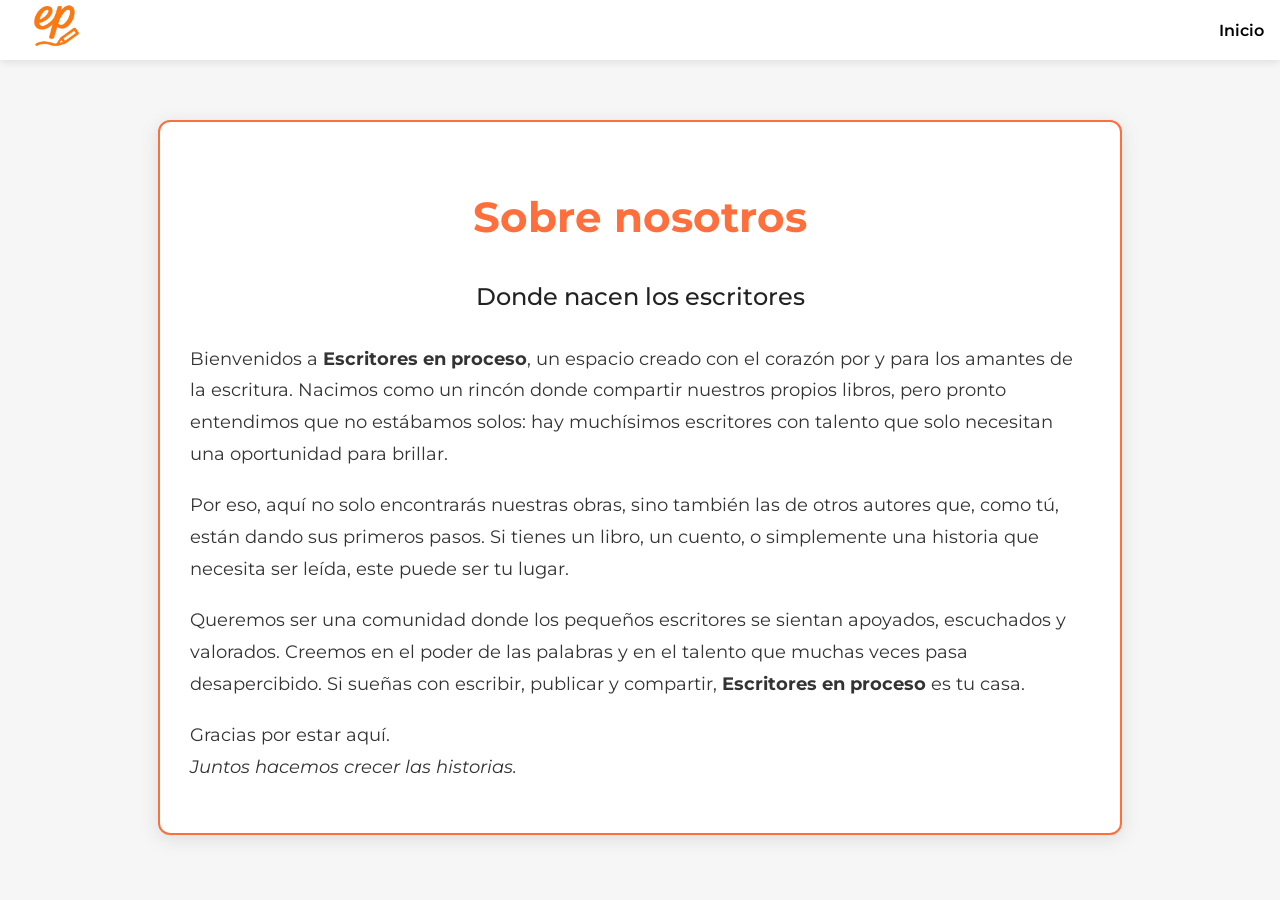
<file: sobre-nosotros/index.html>
<!DOCTYPE html>
<html lang="es">
<head>
    <meta charset="UTF-8" />
    <meta name="viewport" content="width=device-width, initial-scale=1" />
    <title>Sobre Nosotros - Escritores en Proceso</title>
    <link href="https://fonts.googleapis.com/css?family=Montserrat:400,700&display=swap" rel="stylesheet" />
    <link rel="stylesheet" href="styles.css" />
</head>
<body>

<nav>
    <a href="/index.html">
        <img src="/images/logo.png" alt="Escritores en Proceso" class="logo-img" />
    </a>
    <div class="nav-links">
        <a href="/index.html">Inicio</a>
    </div>
</nav>

<main class="sobre-nosotros">
    <h1>Sobre nosotros</h1>
    <h2>Donde nacen los escritores</h2>
    <p>
        Bienvenidos a <strong>Escritores en proceso</strong>, un espacio creado con el corazón por y para los amantes de la escritura.
        Nacimos como un rincón donde compartir nuestros propios libros, pero pronto entendimos que no estábamos solos:
        hay muchísimos escritores con talento que solo necesitan una oportunidad para brillar.
    </p>
    <p>
        Por eso, aquí no solo encontrarás nuestras obras, sino también las de otros autores que, como tú, están dando sus primeros pasos.
        Si tienes un libro, un cuento, o simplemente una historia que necesita ser leída, este puede ser tu lugar.
    </p>
    <p>
        Queremos ser una comunidad donde los pequeños escritores se sientan apoyados, escuchados y valorados.
        Creemos en el poder de las palabras y en el talento que muchas veces pasa desapercibido.
        Si sueñas con escribir, publicar y compartir, <strong>Escritores en proceso</strong> es tu casa.
    </p>
    <p>
        Gracias por estar aquí.<br />
        <em>Juntos hacemos crecer las historias.</em>
    </p>
</main>

<script src="script.js" defer></script>
</body>
</html>
</file>
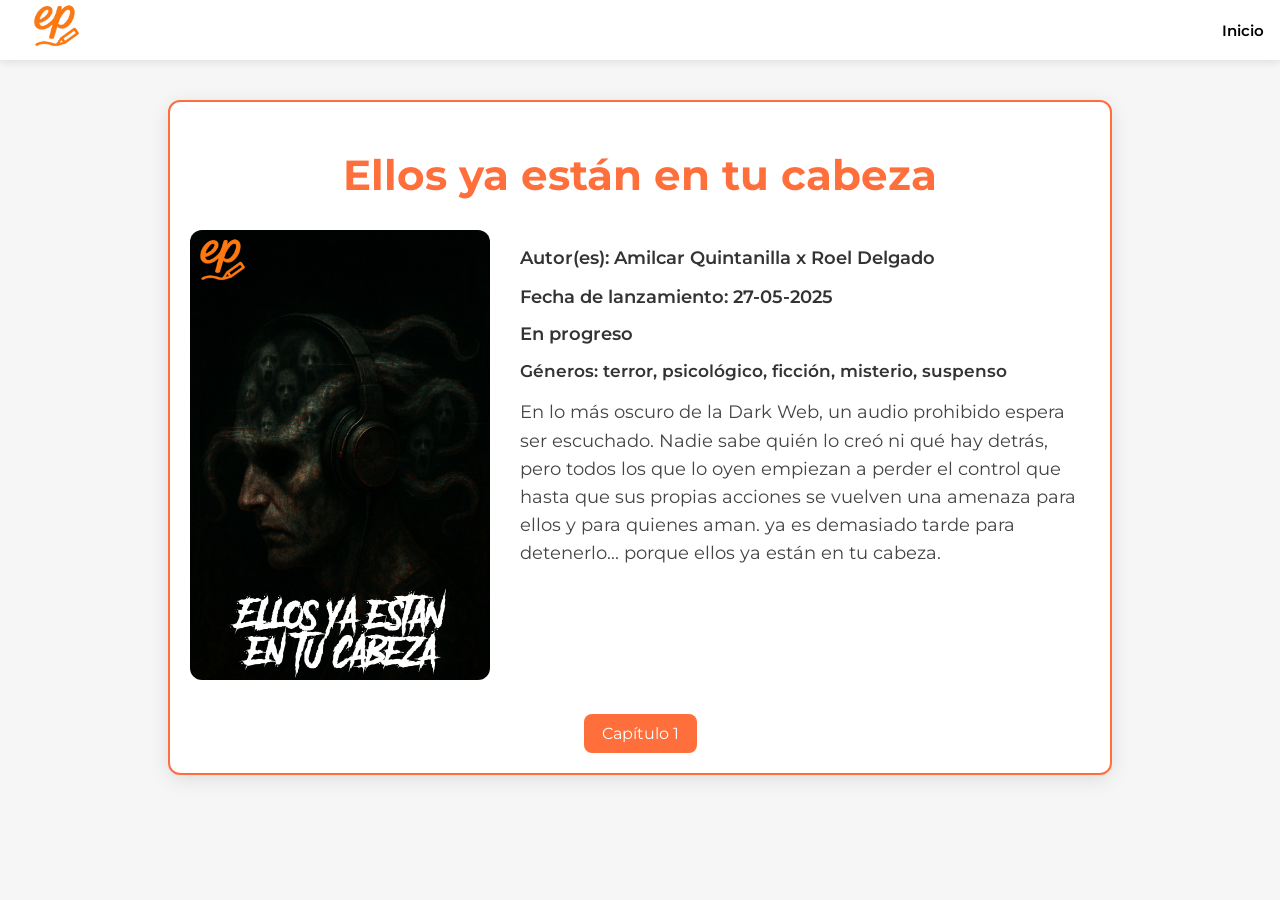
<file: libros/ellos-ya-estan-en-tu-cabeza/info/index.html>
<!DOCTYPE html>
<html lang="es">
<head>
  <meta charset="UTF-8" />
  <meta name="viewport" content="width=device-width, initial-scale=1" />
  <title>Info del libro</title>
  <link href="https://fonts.googleapis.com/css?family=Montserrat:400,700&display=swap" rel="stylesheet" />
  <link rel="stylesheet" href="/libros/css,js/info.css" />
</head>
<body>
  <nav>
    <a href="/index.html">
      <img src="/images/logo.png" alt="Escritores en Proceso" class="logo-img" />
    </a>
    <div class="nav-links">
      <a href="/index.html">Inicio</a>
    </div>
  </nav>

  <main class="libro-info">
    <h1 id="title">Cargando título...</h1>
    <div class="info-container">
      <img id="cover" class="cover" src="" alt="Portada del libro" />
      <div class="datos">
        <p class="author" id="author"></p>
        <p class="fecha" id="fecha"></p>
        <p class="generos" id="generos"></p> <!-- Nuevo -->
        <p class="descripcion" id="descripcion"></p>
      </div>
    </div>
    <div id="capitulos-container" class="capitulos-container"></div>
  </main>

  <script src="/libros/css,js/info.js"></script>
</body>
</html>
</file>
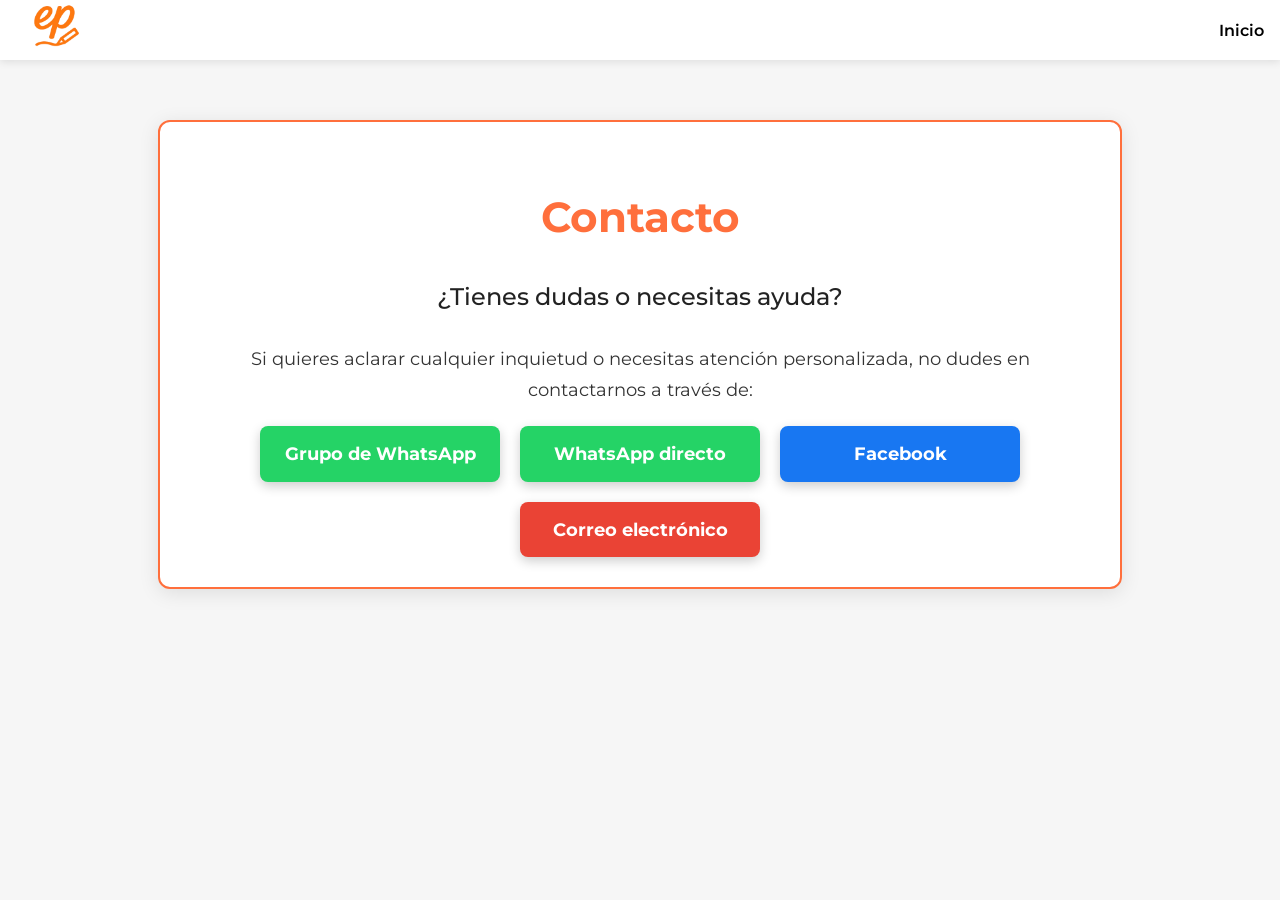
<file: contacto/contacto.html>
<!DOCTYPE html>
<html lang="es">
<head>
    <meta charset="UTF-8" />
    <meta name="viewport" content="width=device-width, initial-scale=1" />
    <title>Contacto - Escritores en Proceso</title>
    <link href="https://fonts.googleapis.com/css?family=Montserrat:400,700&display=swap" rel="stylesheet" />
    <link rel="stylesheet" href="contacto.css" />
</head>
<body>

<nav>
    <a href="/index.html">
        <img src="/images/logo.png" alt="Escritores en Proceso" class="logo-img" />
    </a>
    <div class="nav-links">
        <a href="/index.html">Inicio</a>
    </div>
</nav>

<main class="contacto-main">
    <h1>Contacto</h1>
    <h2>¿Tienes dudas o necesitas ayuda?</h2>
    <p>
        Si quieres aclarar cualquier inquietud o necesitas atención personalizada, no dudes en contactarnos a través de:
    </p>
    <ul class="contact-links">
        <li><a href="https://chat.whatsapp.com/H9EAUg69UPEIAS4oOsW7xq" target="_blank" rel="noopener" class="whatsapp">Grupo de WhatsApp</a></li>
        <li><a href="https://wa.me/50375279321" target="_blank" rel="noopener" class="whatsapp">WhatsApp directo</a></li>
        <li><a href="https://www.facebook.com/share/1JQ48fmMzU/?mibextid=wwXIfr" target="_blank" rel="noopener" class="facebook">Facebook</a></li>
        <li><a href="mailto:escritoresenprocesoep@gmail.com" class="email">Correo electrónico</a></li>
    </ul>
</main>

<script src="contacto.js" defer></script>
</body>
</html>
</file>
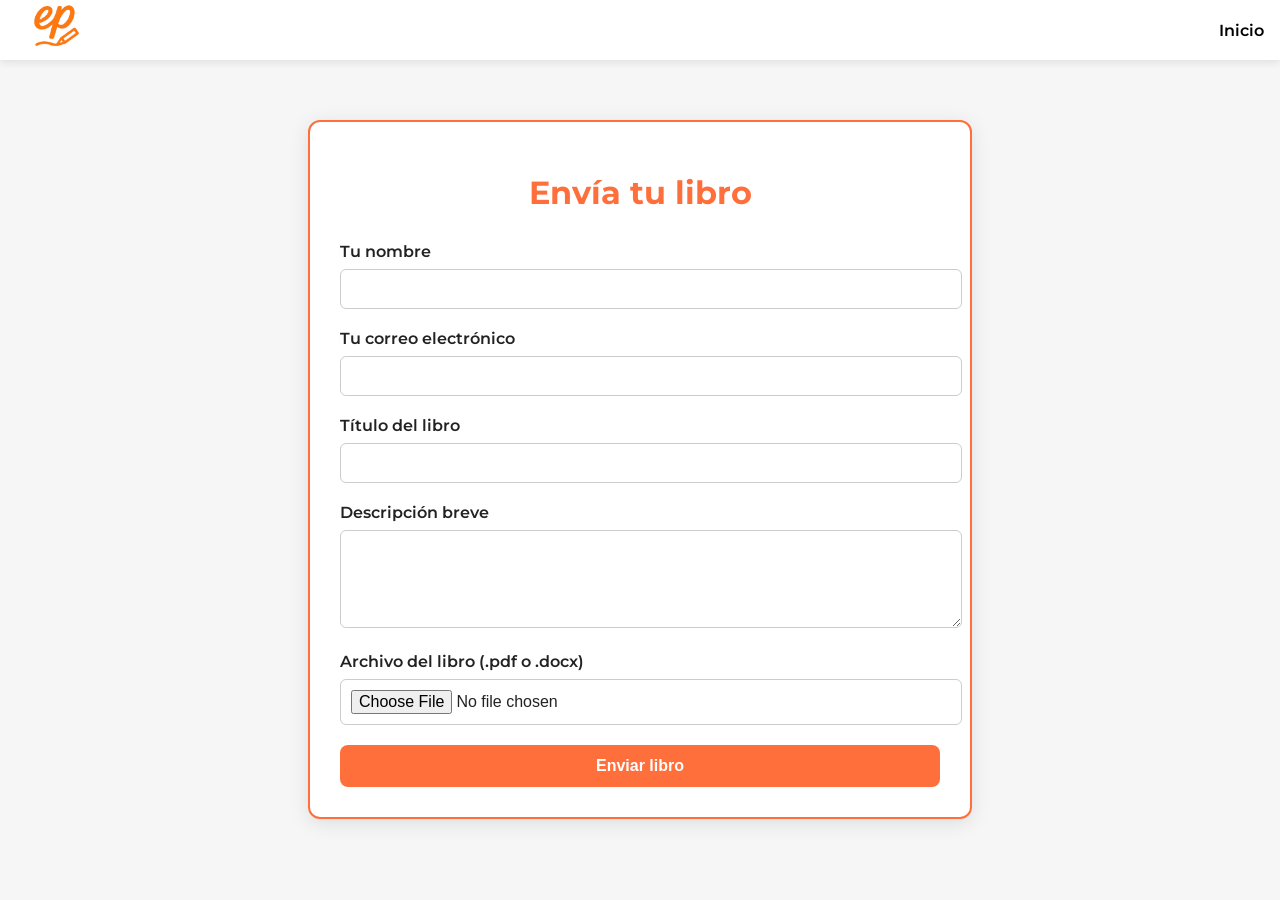
<file: solicitud/solicitud.html>
<!DOCTYPE html>
<html lang="es">
<head>
  <meta charset="UTF-8" />
  <meta name="viewport" content="width=device-width, initial-scale=1" />
  <title>Sube tu libro - Escritores en Proceso</title>
  <link href="https://fonts.googleapis.com/css?family=Montserrat:400,700&display=swap" rel="stylesheet" />
  <link rel="stylesheet" href="/solicitud/solicitud.css" />
</head>
<body>

  <!-- NAV -->
  <nav>
    <a href="/index.html">
      <img src="/images/logo.png" alt="Escritores en Proceso" class="logo-img" />
    </a>
    <div class="nav-links">
      <a href="/index.html">Inicio</a>
    </div>
  </nav>

  <!-- FORMULARIO -->
  <main class="formulario-libro">
    <h1>Envía tu libro</h1>
    <form action="https://getform.io/f/aejlelrb" method="POST" enctype="multipart/form-data">
      <label for="nombre">Tu nombre</label>
      <input type="text" id="nombre" name="nombre" required />

      <label for="email">Tu correo electrónico</label>
      <input type="email" id="email" name="email" required />

      <label for="titulo">Título del libro</label>
      <input type="text" id="titulo" name="titulo" required />

      <label for="descripcion">Descripción breve</label>
      <textarea id="descripcion" name="descripcion" rows="4" required></textarea>

      <label for="archivo">Archivo del libro (.pdf o .docx)</label>
      <input type="file" id="archivo" name="archivo" accept=".pdf,.doc,.docx" required />

      <button type="submit">Enviar libro</button>
    </form>
  </main>

  <script src="script.js" defer></script>
</body>
</html>
</file>
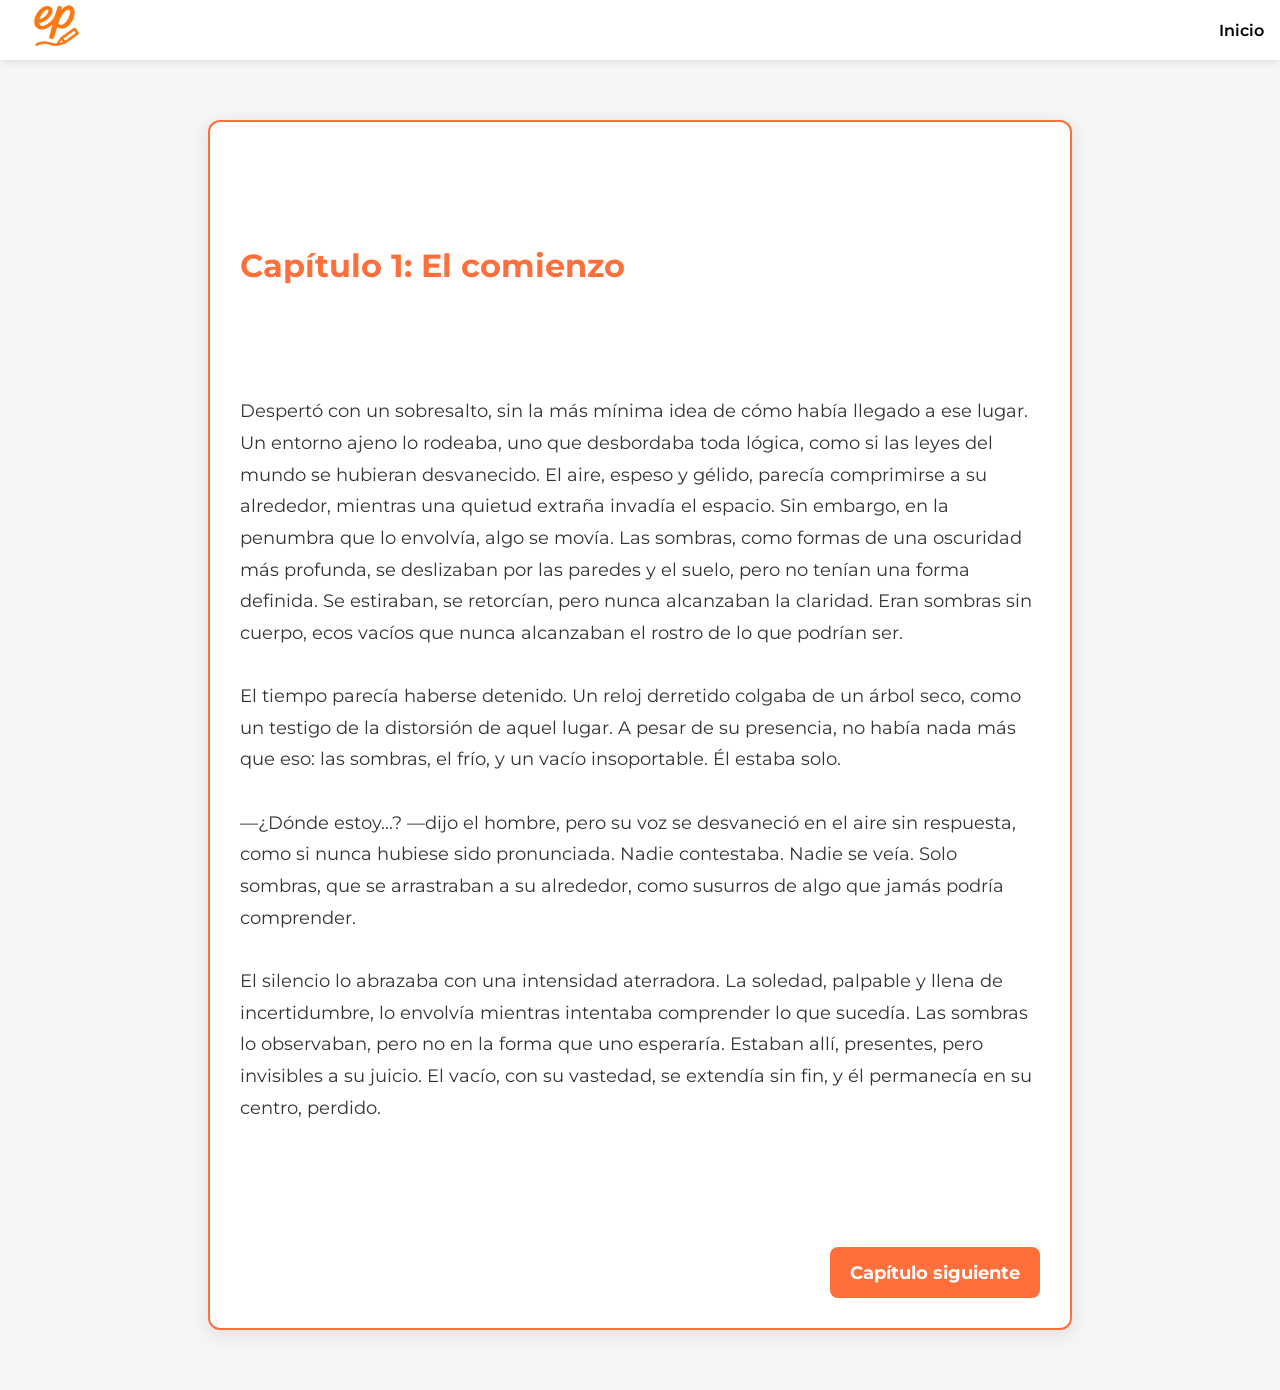
<file: libros/sombras-en-el-vacio/capitulos/cap1.html>
<!DOCTYPE html>
<html lang="es">
<head>
  <meta charset="UTF-8" />
  <meta name="viewport" content="width=device-width, initial-scale=1" />
  <title>Capítulo 1</title>
  <link href="https://fonts.googleapis.com/css?family=Montserrat:400,700&display=swap" rel="stylesheet" />
  <link rel="stylesheet" href="/libros/css,js/capitulos.css" />
</head>
<body>

<nav>
  <a href="/index.html">
    <img src="/images/logo.png" alt="Escritores en Proceso" class="logo-img" />
  </a>
  <div class="nav-links">
    <a href="/index.html">Inicio</a>
  </div>
</nav>

<main id="contenido-capitulo">
  <!-- Aquí se cargará el contenido del capítulo -->
</main>

<div id="navegacion-capitulos" class="botones-navegacion"></div>


<script src="/libros/css,js/capitulos.js"></script>
<script>
  // Aquí defines el archivo JSON del libro y el capítulo que este HTML debe mostrar
  cargarCapitulo("/libros/sombras-en-el-vacio/capitulos/sombras-en-el-vacio.json", "cap1");
</script>

</body>
</html>
</file>
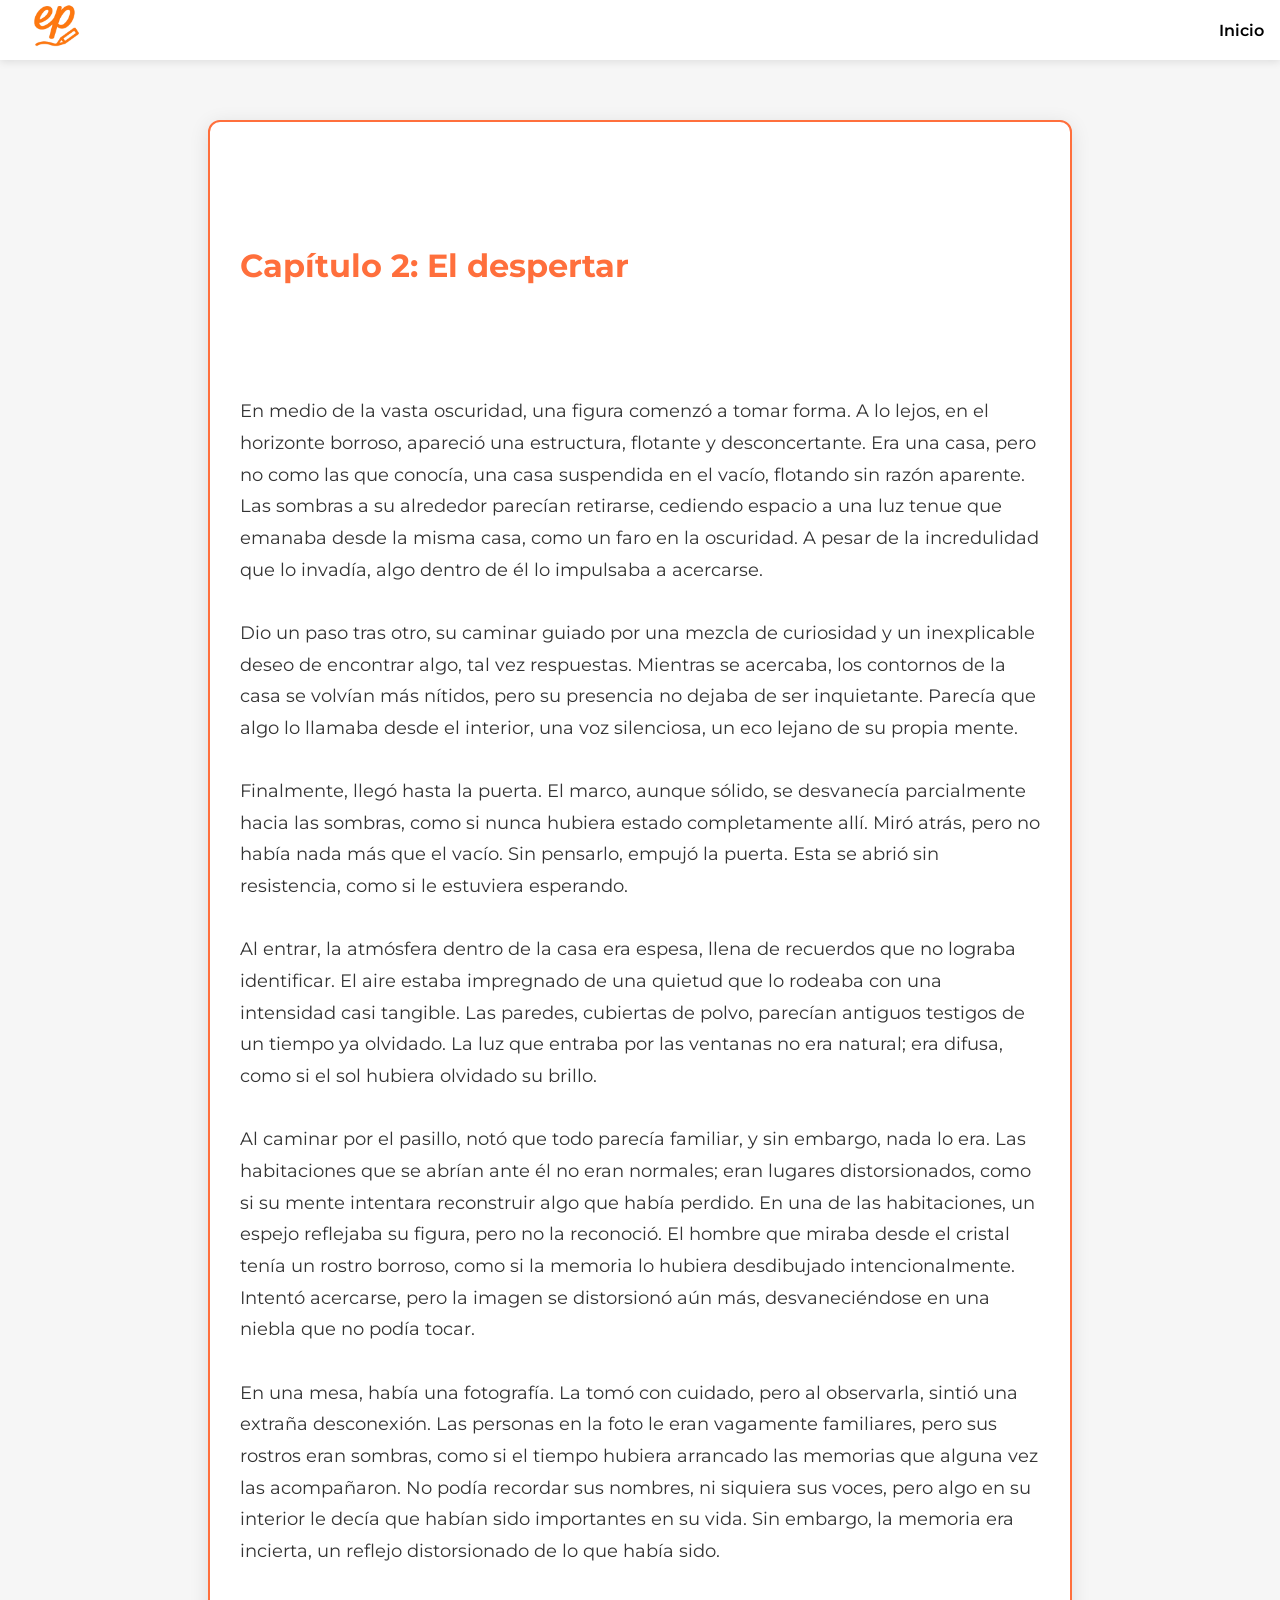
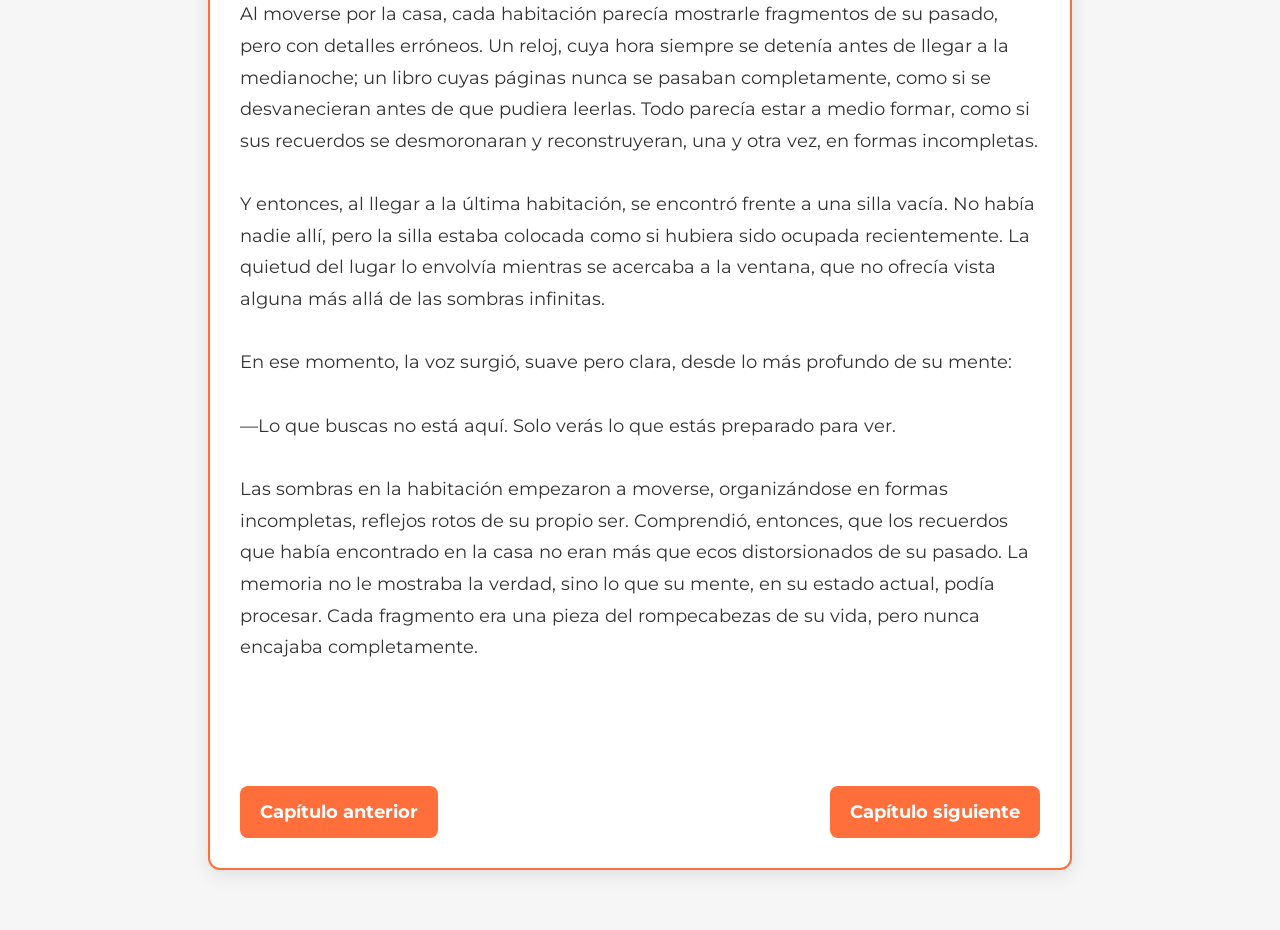
<file: libros/sombras-en-el-vacio/capitulos/cap2.html>
<!DOCTYPE html>
<html lang="es">
<head>
  <meta charset="UTF-8" />
  <meta name="viewport" content="width=device-width, initial-scale=1" />
  <title>Capítulo 2</title>
  <link href="https://fonts.googleapis.com/css?family=Montserrat:400,700&display=swap" rel="stylesheet" />
  <link rel="stylesheet" href="/libros/css,js/capitulos.css" />
</head>
<body>

<nav>
  <a href="/index.html">
    <img src="/images/logo.png" alt="Escritores en Proceso" class="logo-img" />
  </a>
  <div class="nav-links">
    <a href="/index.html">Inicio</a>
  </div>
</nav>

<main id="contenido-capitulo">
  <!-- Aquí se cargará el contenido del capítulo -->
</main>

<script src="/libros/css,js/capitulos.js"></script>
<script>
  // Aquí defines el archivo JSON del libro y el capítulo que este HTML debe mostrar
  cargarCapitulo("/libros/sombras-en-el-vacio/capitulos/sombras-en-el-vacio.json", "cap2");
</script>

</body>
</html>
</file>
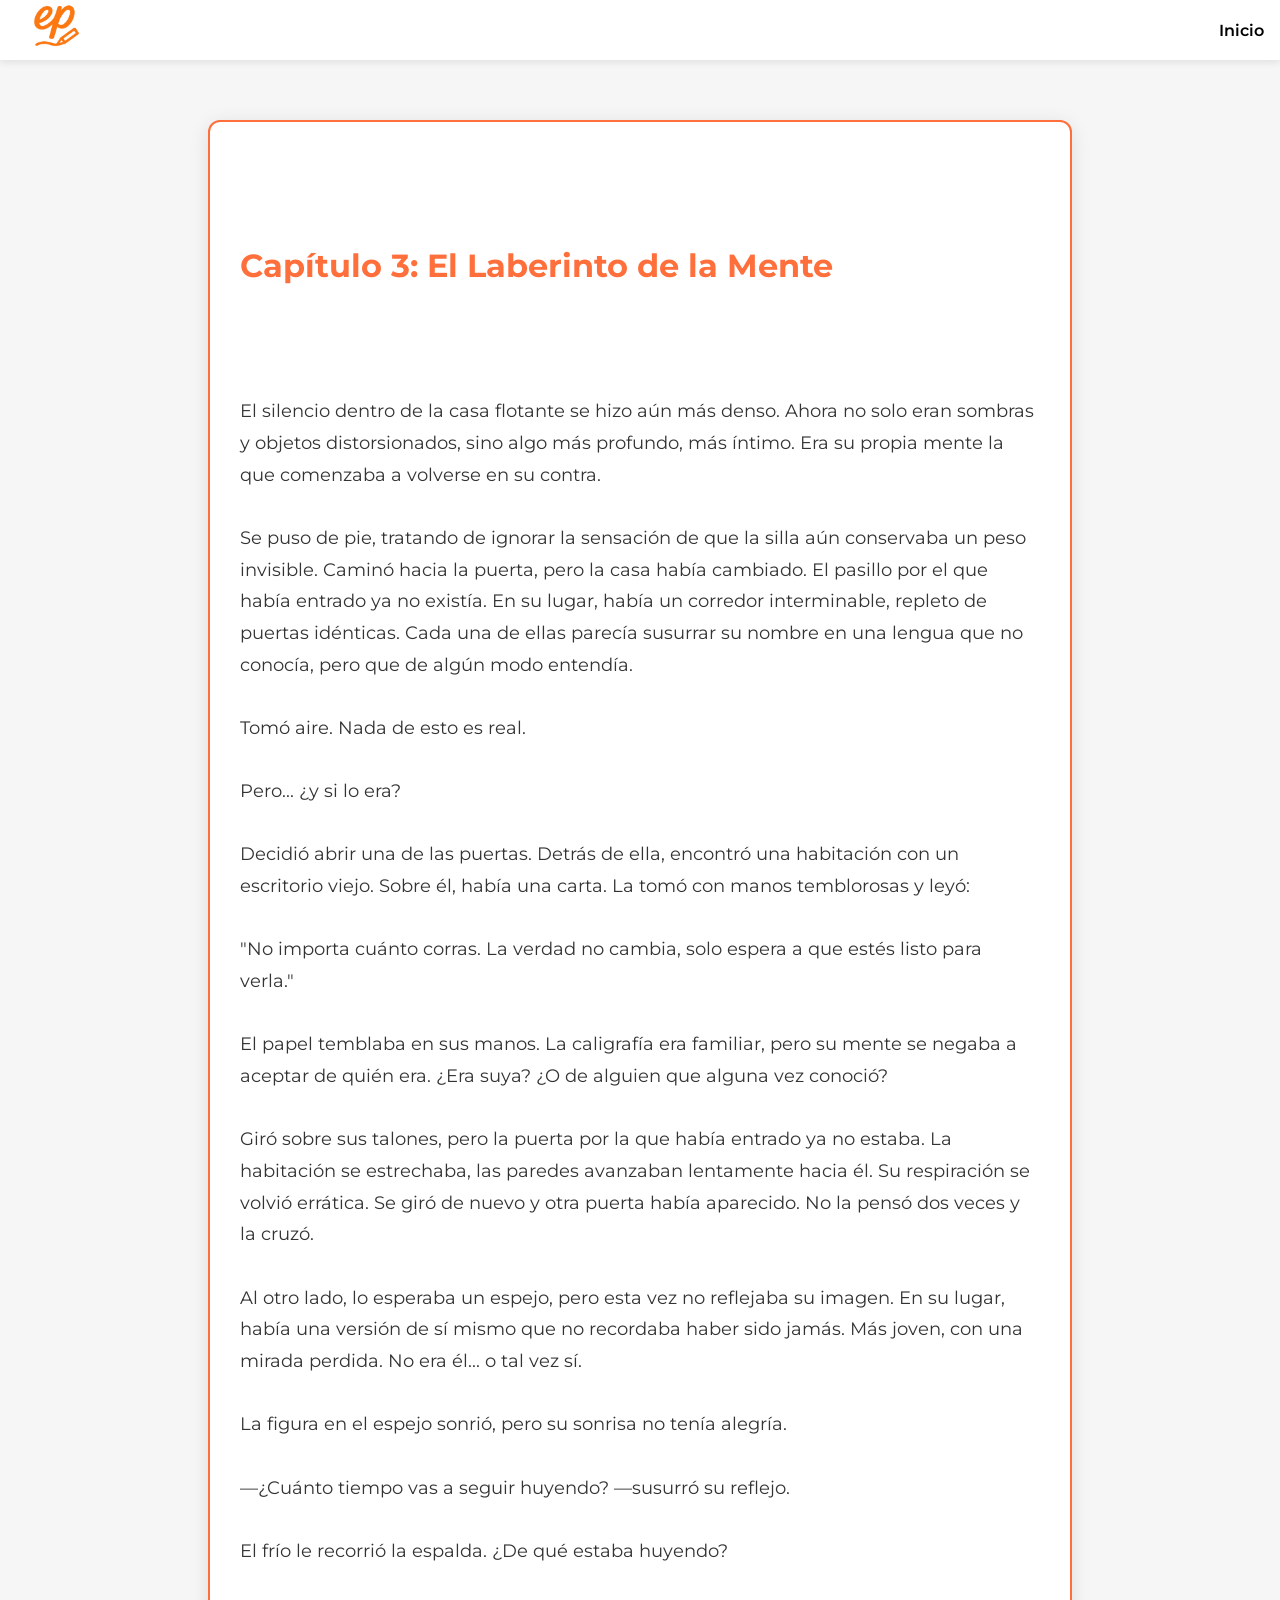
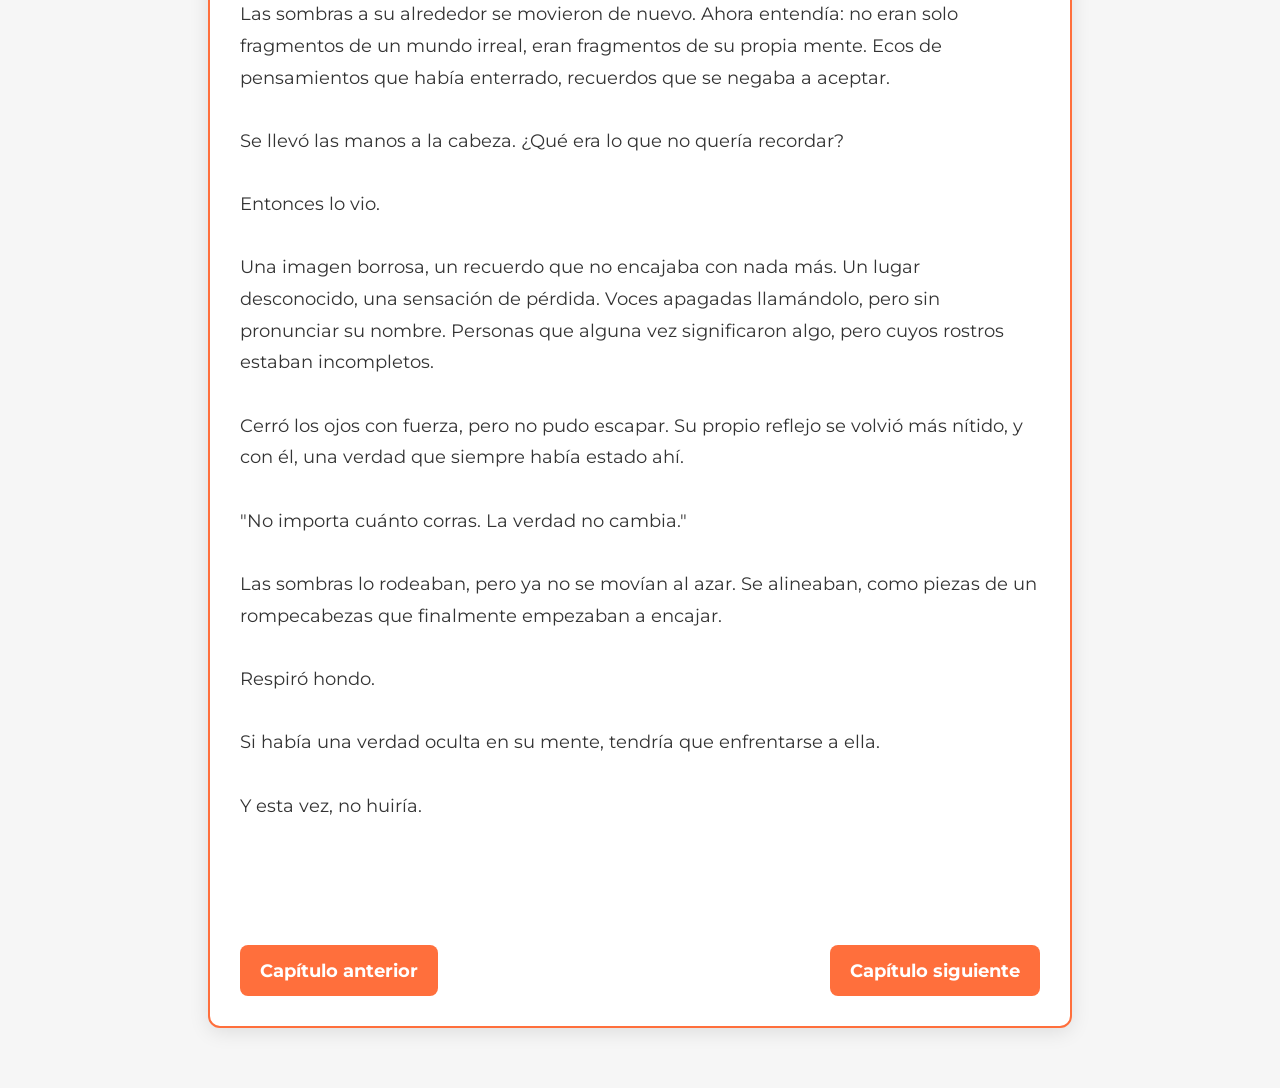
<file: libros/sombras-en-el-vacio/capitulos/cap3.html>
<!DOCTYPE html>
<html lang="es">
<head>
  <meta charset="UTF-8" />
  <meta name="viewport" content="width=device-width, initial-scale=1" />
  <title>Capítulo 3</title>
  <link href="https://fonts.googleapis.com/css?family=Montserrat:400,700&display=swap" rel="stylesheet" />
  <link rel="stylesheet" href="/libros/css,js/capitulos.css" />
</head>
<body>

<nav>
  <a href="/index.html">
    <img src="/images/logo.png" alt="Escritores en Proceso" class="logo-img" />
  </a>
  <div class="nav-links">
    <a href="/index.html">Inicio</a>
  </div>
</nav>

<main id="contenido-capitulo">
  <!-- Aquí se cargará el contenido del capítulo -->
</main>

<script src="/libros/css,js/capitulos.js"></script>
<script>
  // Aquí defines el archivo JSON del libro y el capítulo que este HTML debe mostrar
  cargarCapitulo("/libros/sombras-en-el-vacio/capitulos/sombras-en-el-vacio.json", "cap3");
</script>

</body>
</html>
</file>
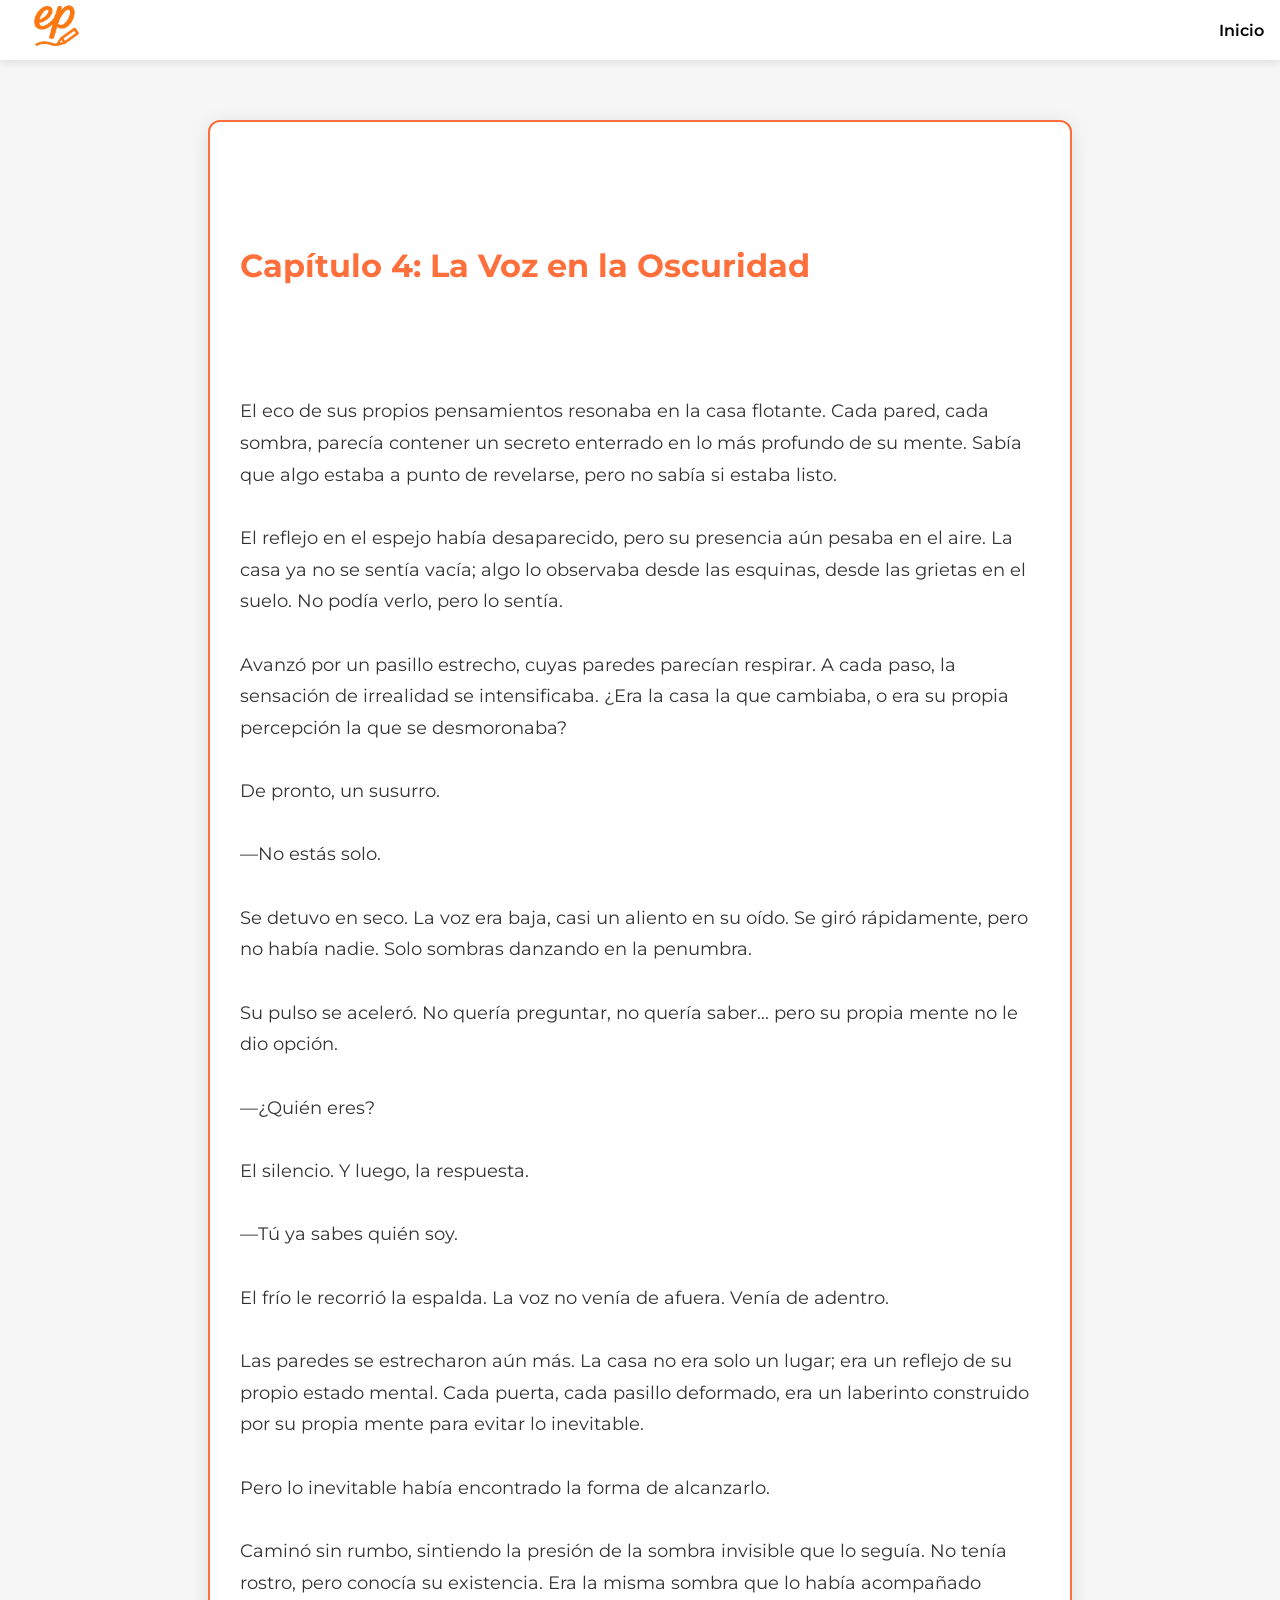
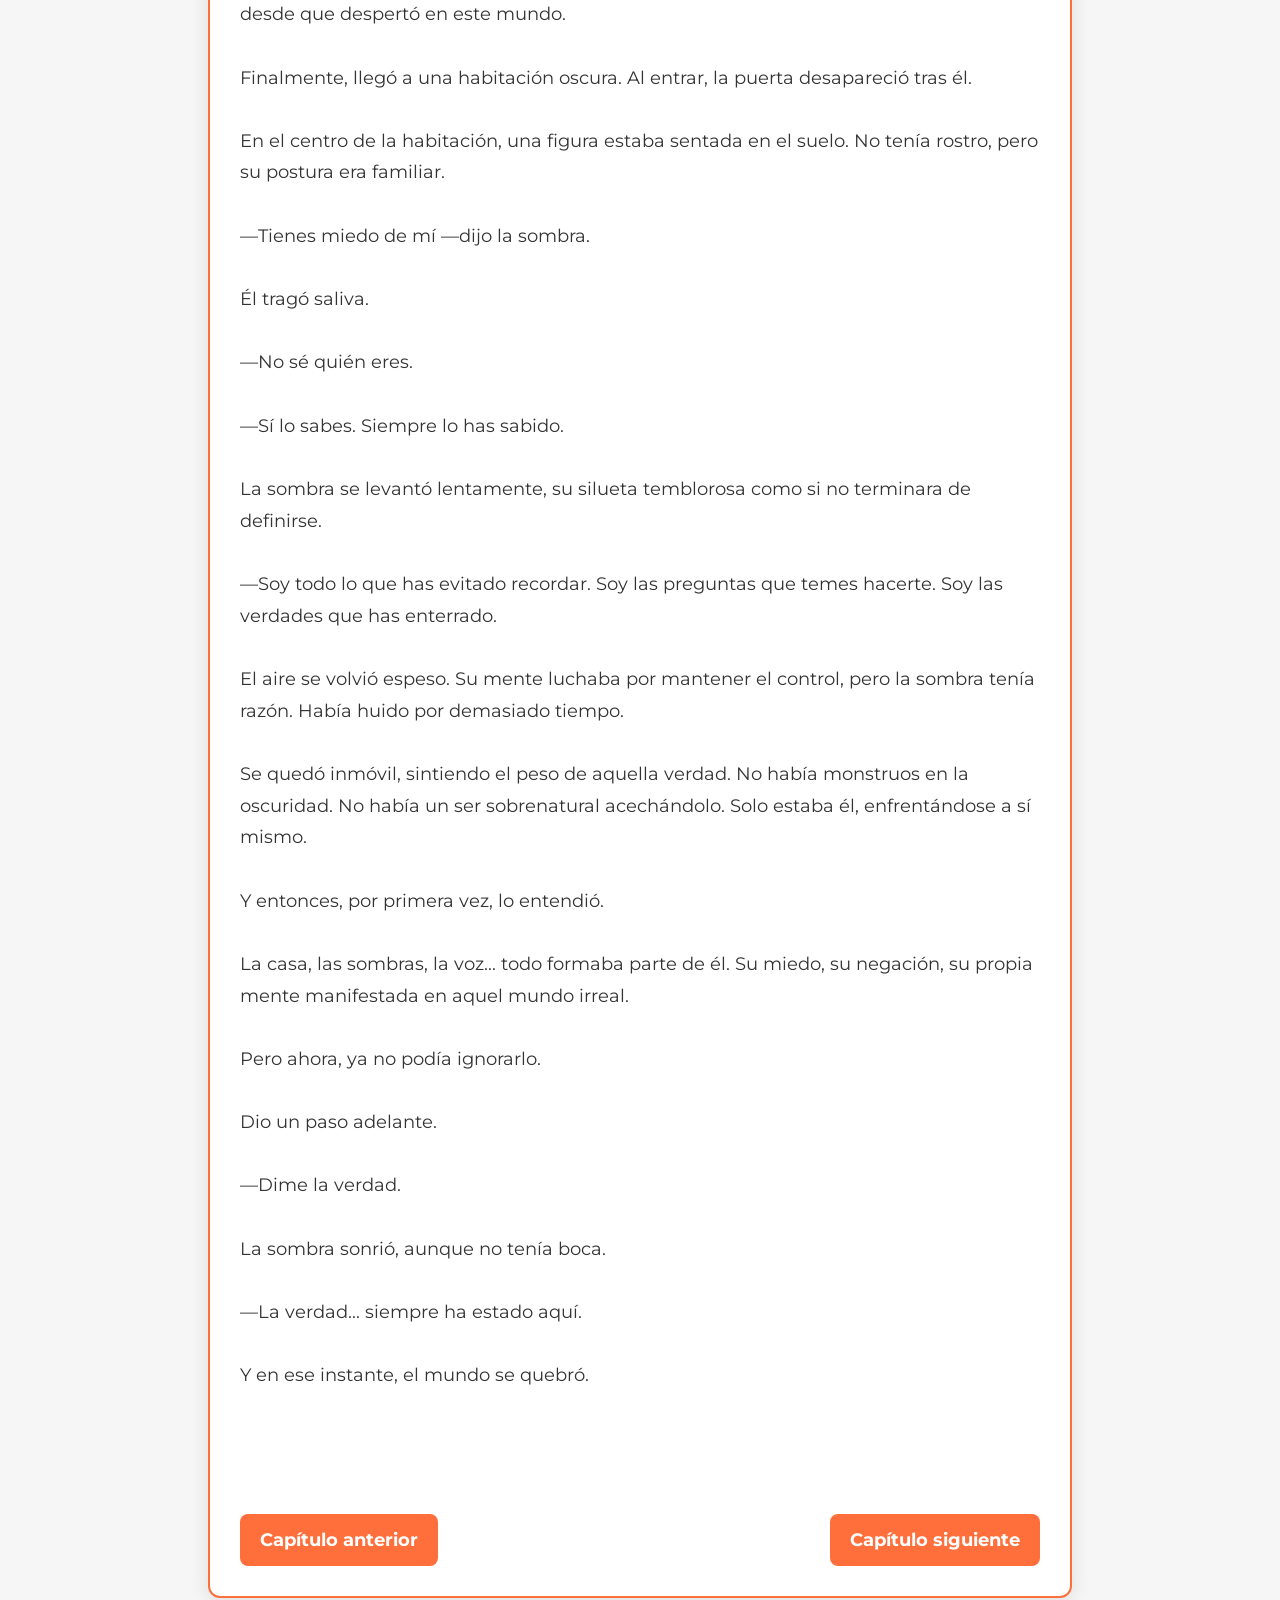
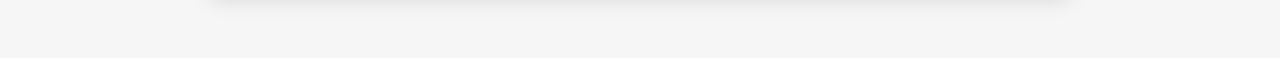
<file: libros/sombras-en-el-vacio/capitulos/cap4.html>
<!DOCTYPE html>
<html lang="es">
<head>
  <meta charset="UTF-8" />
  <meta name="viewport" content="width=device-width, initial-scale=1" />
  <title>Capítulo 4</title>
  <link href="https://fonts.googleapis.com/css?family=Montserrat:400,700&display=swap" rel="stylesheet" />
  <link rel="stylesheet" href="/libros/css,js/capitulos.css" />
</head>
<body>

<nav>
  <a href="/index.html">
    <img src="/images/logo.png" alt="Escritores en Proceso" class="logo-img" />
  </a>
  <div class="nav-links">
    <a href="/index.html">Inicio</a>
  </div>
</nav>

<main id="contenido-capitulo">
  <!-- Aquí se cargará el contenido del capítulo -->
</main>

<script src="/libros/css,js/capitulos.js"></script>
<script>
  // Aquí defines el archivo JSON del libro y el capítulo que este HTML debe mostrar
  cargarCapitulo("/libros/sombras-en-el-vacio/capitulos/sombras-en-el-vacio.json", "cap4");
</script>

</body>
</html>
</file>
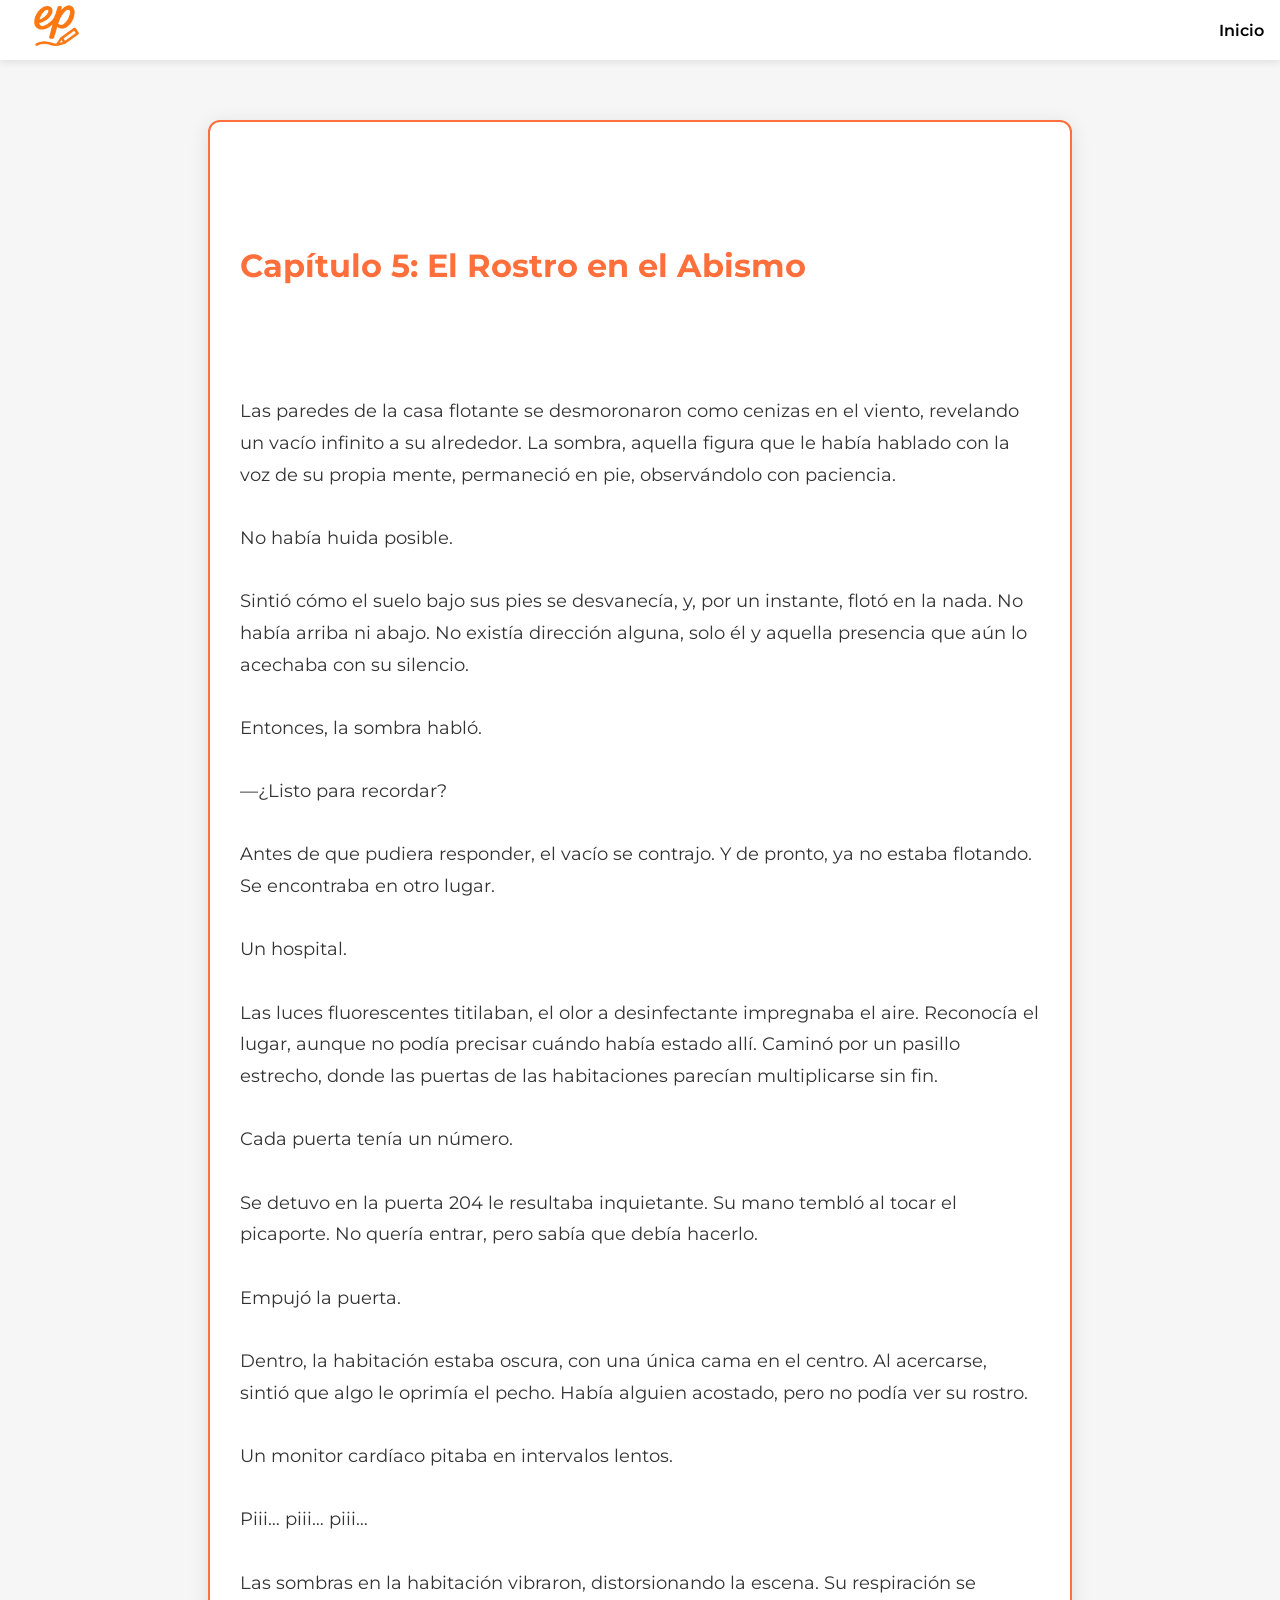
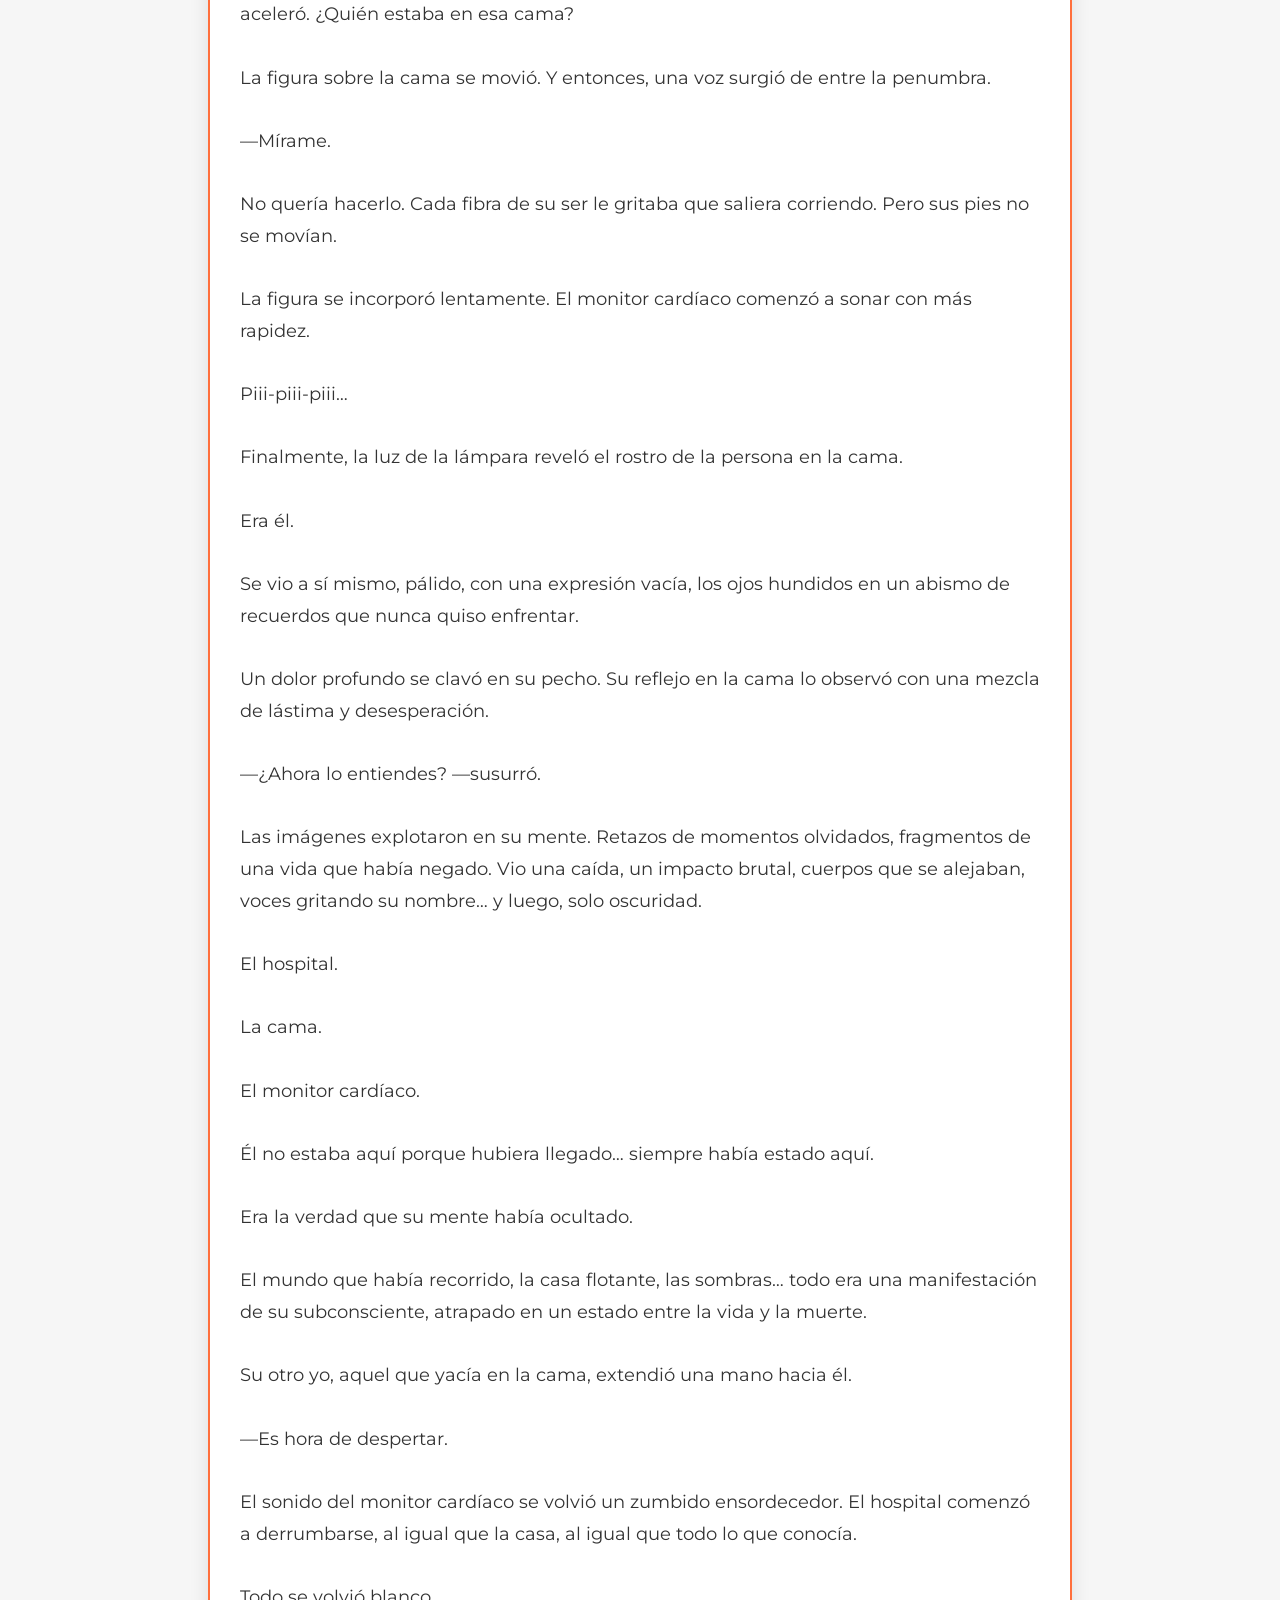
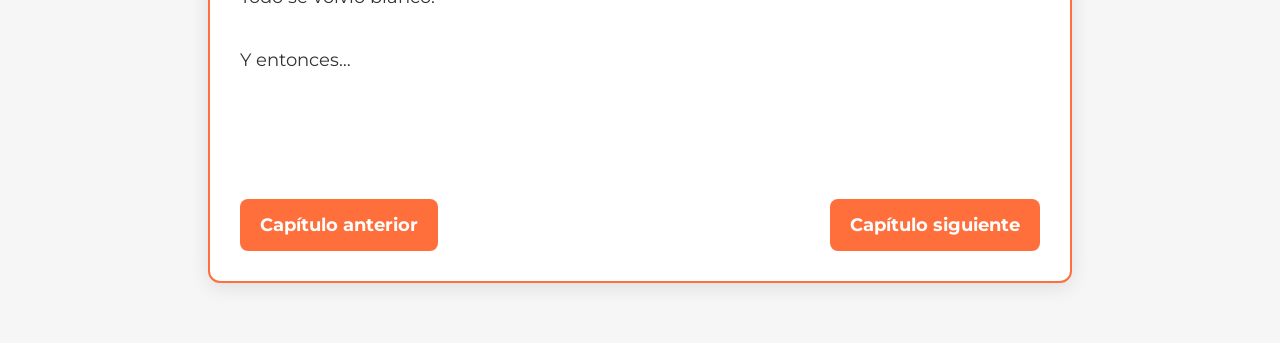
<file: libros/sombras-en-el-vacio/capitulos/cap5.html>
<!DOCTYPE html>
<html lang="es">
<head>
  <meta charset="UTF-8" />
  <meta name="viewport" content="width=device-width, initial-scale=1" />
  <title>Capítulo 2</title>
  <link href="https://fonts.googleapis.com/css?family=Montserrat:400,700&display=swap" rel="stylesheet" />
  <link rel="stylesheet" href="/libros/css,js/capitulos.css" />
</head>
<body>

<nav>
  <a href="/index.html">
    <img src="/images/logo.png" alt="Escritores en Proceso" class="logo-img" />
  </a>
  <div class="nav-links">
    <a href="/index.html">Inicio</a>
  </div>
</nav>

<main id="contenido-capitulo">
  <!-- Aquí se cargará el contenido del capítulo -->
</main>

<script src="/libros/css,js/capitulos.js"></script>
<script>
  // Aquí defines el archivo JSON del libro y el capítulo que este HTML debe mostrar
  cargarCapitulo("/libros/sombras-en-el-vacio/capitulos/sombras-en-el-vacio.json", "cap5");
</script>

</body>
</html>
</file>
<file: sobre-nosotros/styles.css>
/* --- BASE GENERAL --- */
body {
    font-family: 'Montserrat', Arial, sans-serif;
    background: #f6f6f6;
    margin: 0;
    color: #222;
}

/* --- NAV --- */
nav {
    display: flex;
    justify-content: space-between;
    align-items: center;
    padding: 0 16px;
    background: #fff;
    height: 60px;
    box-shadow: 0 2px 8px rgba(0, 0, 0, 0.1);
}

.logo-img {
    height: 80px;
    width: auto;
}

.nav-links {
    display: flex;
    gap: 24px;
}

.nav-links a {
    color: #000;
    text-decoration: none;
    font-weight: 600;
    font-size: 1rem;
    transition: color 0.3s ease;
}

.nav-links a:hover {
    color: #ff6f3c;
}

/* --- SECCIÓN SOBRE NOSOTROS --- */
.sobre-nosotros {
    max-width: 900px;
    margin: 60px auto;
    padding: 30px;
    background: #fff;
    border: 2px solid #ff6f3c;
    border-radius: 12px;
    box-shadow: 0 4px 20px rgba(0, 0, 0, 0.1);
    font-size: 1.1rem;
    line-height: 1.8;
}

.sobre-nosotros h1 {
    font-size: 2.6rem;
    margin-bottom: 10px;
    color: #ff6f3c;
    text-align: center;
}

.sobre-nosotros h2 {
    font-size: 1.5rem;
    margin-bottom: 25px;
    color: #222;
    text-align: center;
    font-weight: 500;
}

.sobre-nosotros p {
    margin-bottom: 20px;
    color: #333;
}

/* --- RESPONSIVIDAD BÁSICA --- */
@media (max-width: 768px) {
    .sobre-nosotros {
        padding: 20px;
        font-size: 1rem;
    }

    .nav-links {
        gap: 16px;
    }

    .logo-img {
        height: 60px;
    }
}

/* --- MODO OSCURO --- */
body.dark-mode {
    background: #121212;
    color: #eee;
}

body.dark-mode nav {
    background: #1f1f1f;
    box-shadow: 0 2px 8px rgba(255, 111, 60, 0.3);
}

body.dark-mode .nav-links a {
    color: #ddd;
}

body.dark-mode .nav-links a:hover {
    color: #ff6f3c;
}

body.dark-mode .sobre-nosotros {
    background: #1e1e1e;
    border-color: #ff6f3c;
    box-shadow: 0 4px 20px rgba(255, 111, 60, 0.3);
    color: #ddd;
}

body.dark-mode .sobre-nosotros h1 {
    color: #ff6f3c;
}

body.dark-mode .sobre-nosotros h2 {
    color: #eee;
}

body.dark-mode .sobre-nosotros p {
    color: #ccc;
}
</file>
<file: libros/css,js/info.css>
body {
  font-family: 'Montserrat', Arial, sans-serif;
  background: #f6f6f6;
  margin: 0;
  color: #222;
}

/* NAV BAR */
nav {
  display: flex;
  justify-content: space-between;
  align-items: center;
  padding: 0 16px;
  background: #fff;
  height: 60px;
  box-shadow: 0 2px 8px rgba(0, 0, 0, 0.1);
  flex-wrap: nowrap;
  overflow-x: auto;
  overflow: hidden
}

#toggle-dark-mode {
  display: none;
}

.logo-img {
    height: 80px;
    width: auto;
}

.nav-links {
  display: flex;
  gap: 16px;
  flex-wrap: nowrap;
  overflow-x: auto;
}

.nav-links a {
  color: #000;
  text-decoration: none;
  font-weight: 600;
  font-size: 0.95rem;
  white-space: nowrap;
  transition: color 0.3s ease;
}

.nav-links a:hover {
  color: #ff6f3c;
}



/* estado del libro, completo o en progreso */
.estado-libro {
  margin-top: 8px;
  font-weight: 600;
  color: #333;
  font-size: 1.1rem;
}


/* Logo patrocinador */
.badge-logo {
  position: absolute;
  top: 16px;       /* arriba */
  left: 16px;      /* izquierda */
  background-color: transparent;  /* transparente, sin fondo */
  border-radius: 50%;              /* si querés podés quitar el border-radius si no quieres círculo */
  width: 32px;
  height: 32px;
  display: flex;
  justify-content: center;
  align-items: center;
  box-shadow: none;  /* eliminé sombra, si la querés ponela */
  z-index: 10;
}

.badge-logo img {
  width: 80px !important;
  height: 80px !important;
  object-fit: contain;
}

/* CONTENIDO LIBRO */
.libro-info {
  max-width: 900px;
  margin: 40px auto;
  padding: 20px;
  background: #fff;
  border: 2px solid #ff6f3c;
  border-radius: 12px;
  box-shadow: 0 4px 20px rgba(0, 0, 0, 0.1);
}

.libro-info h1 {
  font-size: 2.6rem;
  text-align: center;
  margin-bottom: 30px;
  color: #ff6f3c;
}

.info-container {
  display: flex;
  gap: 30px;
  margin-bottom: 30px;
}

.cover {
  max-width: 300px;
  width: 100%;
  border-radius: 12px;
  object-fit: cover;
}

.datos {
  flex: 1;
}

.author, .fecha, .descripcion, .generos {
  margin-bottom: 16px;
  font-weight: 600;
  color: #333;
  font-size: 1.1rem;
}

.generos {
  font-size: 1.05rem;
}

.descripcion {
  font-weight: normal;
  line-height: 1.6;
  color: #444;
}

/* CAPÍTULOS */
.capitulos-container {
  display: flex;
  flex-wrap: wrap;
  gap: 12px;
  justify-content: center;
}

.capitulo-btn {
  background: #ff6f3c;
  color: white;
  border: none;
  border-radius: 8px;
  padding: 10px 18px;
  font-size: 1rem;
  cursor: pointer;
  transition: background-color 0.3s ease;
  text-decoration: none;
  display: inline-flex;
  align-items: center;
}

.capitulo-btn:hover {
  background: #e05e2a;
}


/* RESPONSIVE */
@media (max-width: 768px) {
  .info-container {
    flex-direction: column;
    align-items: center;
  }

  .cover {
    max-width: 100%;
  }

  .datos {
    width: 100%;
  }

  .libro-info h1 {
    font-size: 2rem;
  }

  .capitulo-btn {
    font-size: 0.95rem;
    padding: 8px 14px;
  }

  .author, .fecha, .descripcion, .generos {
    font-size: 1rem;
  }
}

/* MODO OSCURO */

/* MODO OSCURO */
body.dark-mode {
  background: #121212;
  color: #e0e0e0;
}

body.dark-mode nav {
  background: #1e1e1e;
  box-shadow: 0 2px 8px rgba(255, 255, 255, 0.1);
}

body.dark-mode .libro-info {
  background: #1f1f1f;
  border-color: #ff6f3c;
  box-shadow: 0 4px 20px rgba(255, 111, 60, 0.5);
}

body.dark-mode .estado-libro,
body.dark-mode .author,
body.dark-mode .fecha,
body.dark-mode .descripcion,
body.dark-mode .generos {
  color: #ccc;
}

body.dark-mode .capitulo-btn {
  background: #ff6f3c;
  color: white;
}

body.dark-mode .capitulo-btn:hover {
  background: #e05e2a;
}

body.dark-mode .nav-links a {
  color: #eee;
}

body.dark-mode .nav-links a:hover {
  color: #ff6f3c;
}
</file>
<file: contacto/contacto.css>
/* --- BASE GENERAL --- */
body {
    font-family: 'Montserrat', Arial, sans-serif;
    background: #f6f6f6;
    margin: 0;
    color: #222;
}

/* --- NAV --- */
nav {
    display: flex;
    justify-content: space-between;
    align-items: center;
    padding: 0 16px;
    background: #fff;
    height: 60px;
    box-shadow: 0 2px 8px rgba(0, 0, 0, 0.1);
}

.logo-img {
    height: 80px;
    width: auto;
}

.nav-links {
    display: flex;
    gap: 24px;
}

.nav-links a {
    color: #000;
    text-decoration: none;
    font-weight: 600;
    font-size: 1rem;
    transition: color 0.3s ease;
}

.nav-links a:hover {
    color: #ff6f3c;
}

/* --- SECCIÓN CONTACTO --- */
.contacto-main {
    max-width: 900px;
    margin: 60px auto;
    padding: 30px;
    background: #fff;
    border: 2px solid #ff6f3c;
    border-radius: 12px;
    box-shadow: 0 4px 20px rgba(0, 0, 0, 0.1);
    font-size: 1.1rem;
    line-height: 1.8;
    text-align: center;
}

.contacto-main h1 {
    font-size: 2.6rem;
    margin-bottom: 10px;
    color: #ff6f3c;
}

.contacto-main h2 {
    font-size: 1.5rem;
    margin-bottom: 25px;
    color: #222;
    font-weight: 500;
}

.contacto-main p {
    margin-bottom: 20px;
    color: #333;
}

/* --- LISTA DE CONTACTO --- */
.contact-links {
    list-style: none;
    padding: 0;
    margin: 0;
    display: flex;
    flex-wrap: wrap;
    justify-content: center;
    gap: 20px;
}

.contact-links a {
    display: inline-block;
    color: #fff;
    font-weight: 700;
    font-size: 1.1rem;
    text-decoration: none;
    padding: 12px 20px;
    border-radius: 8px;
    transition: transform 0.2s ease, box-shadow 0.2s ease;
    box-shadow: 0 4px 12px rgba(0, 0, 0, 0.2);
    min-width: 200px;
}

/* Colores por plataforma */
.contact-links a.whatsapp {
    background-color: #25d366;
}
.contact-links a.whatsapp:hover {
    background-color: #1ebe5d;
    transform: translateY(-2px);
}

.contact-links a.facebook {
    background-color: #1877f2;
}
.contact-links a.facebook:hover {
    background-color: #135fcc;
    transform: translateY(-2px);
}

.contact-links a.email {
    background-color: #ea4335;
}
.contact-links a.email:hover {
    background-color: #c23327;
    transform: translateY(-2px);
}

/* --- RESPONSIVIDAD BÁSICA --- */
@media (max-width: 768px) {
    .contacto-main {
        padding: 20px;
        font-size: 1rem;
    }

    .nav-links {
        gap: 16px;
    }

    .logo-img {
        height: 60px;
    }

    .contact-links {
        flex-direction: column;
        align-items: center;
    }

    .contact-links a {
        width: 90%;
    }
}

/* --- MODO OSCURO --- */
body.dark-mode {
    background: #121212;
    color: #eee;
}

body.dark-mode nav {
    background: #1f1f1f;
    box-shadow: 0 2px 8px rgba(255, 111, 60, 0.3);
}

body.dark-mode .nav-links a {
    color: #ddd;
}

body.dark-mode .nav-links a:hover {
    color: #ff6f3c;
}

body.dark-mode .contacto-main {
    background: #1e1e1e;
    border-color: #ff6f3c;
    box-shadow: 0 4px 20px rgba(255, 111, 60, 0.3);
    color: #ddd;
}

body.dark-mode .contacto-main h1 {
    color: #ff6f3c;
}

body.dark-mode .contacto-main h2 {
    color: #eee;
}

body.dark-mode .contacto-main p {
    color: #ccc;
}

body.dark-mode .contact-links a {
    color: #fff;
    box-shadow: 0 4px 12px rgba(255, 255, 255, 0.2);
}
</file>
<file: solicitud/solicitud.css>
/* --- BASE GENERAL --- */
body {
    font-family: 'Montserrat', Arial, sans-serif;
    background: #f6f6f6;
    margin: 0;
    color: #222;
}

/* --- NAV --- */
nav {
    display: flex;
    justify-content: space-between;
    align-items: center;
    padding: 0 16px;
    background: #fff;
    height: 60px;
    box-shadow: 0 2px 8px rgba(0, 0, 0, 0.1);
}

.logo-img {
    height: 80px;
    width: auto;
}

.nav-links {
    display: flex;
    gap: 24px;
}

.nav-links a {
    color: #000;
    text-decoration: none;
    font-weight: 600;
    font-size: 1rem;
    transition: color 0.3s ease;
}

.nav-links a:hover {
    color: #ff6f3c;
}

/* --- FORMULARIO DE ENVÍO DE LIBRO --- */
.formulario-libro {
    max-width: 600px;
    margin: 60px auto;
    padding: 30px;
    background: #fff;
    border: 2px solid #ff6f3c;
    border-radius: 12px;
    box-shadow: 0 4px 20px rgba(0, 0, 0, 0.1);
}

.formulario-libro h1 {
    text-align: center;
    color: #ff6f3c;
    margin-bottom: 30px;
}

.formulario-libro label {
    display: block;
    margin-bottom: 8px;
    font-weight: 600;
}

.formulario-libro input,
.formulario-libro textarea {
    width: 100%;
    padding: 10px;
    margin-bottom: 20px;
    border: 1px solid #ccc;
    border-radius: 6px;
    font-size: 1rem;
}

.formulario-libro button {
    background-color: #ff6f3c;
    color: #fff;
    padding: 12px 20px;
    border: none;
    border-radius: 8px;
    font-size: 1rem;
    cursor: pointer;
    width: 100%;
    font-weight: bold;
}

.formulario-libro button:hover {
    background-color: #e65c29;
}

/* --- RESPONSIVIDAD --- */
@media (max-width: 768px) {
    .nav-links {
        gap: 16px;
    }

    .logo-img {
        height: 60px;
    }

    .formulario-libro {
        padding: 20px;
    }
}


/* --- MODO OSCURO --- */
body.dark-mode {
    background: #121212;
    color: #eee;
}

body.dark-mode nav {
    background: #1f1f1f;
    box-shadow: 0 2px 8px rgba(255, 111, 60, 0.3);
}

body.dark-mode .nav-links a {
    color: #ddd;
}

body.dark-mode .nav-links a:hover {
    color: #ff6f3c;
}

body.dark-mode .sobre-nosotros {
    background: #1e1e1e;
    border-color: #ff6f3c;
    box-shadow: 0 4px 20px rgba(255, 111, 60, 0.3);
    color: #ddd;
}

body.dark-mode .sobre-nosotros h1 {
    color: #ff6f3c;
}

body.dark-mode .sobre-nosotros h2 {
    color: #eee;
}

body.dark-mode .sobre-nosotros p {
    color: #ccc;
}

body.dark-mode .formulario-libro {
    background: #1e1e1e;
    border-color: #ff6f3c;
    box-shadow: 0 4px 20px rgba(255, 111, 60, 0.3);
    color: #ddd;
}

/* --- RESPONSIVIDAD --- */
@media (max-width: 1024px) {
    .formulario-libro {
        max-width: 90%;
        padding: 25px;
    }
}

@media (max-width: 768px) {
    .nav-links {
        gap: 16px;
        flex-wrap: wrap;
        justify-content: center;
    }

    .logo-img {
        height: 60px;
    }

    .formulario-libro {
        padding: 20px;
        margin: 40px auto;
    }
}

@media (max-width: 480px) {
    nav {
        flex-direction: column;
        height: auto;
        padding: 10px;
    }

    .nav-links {
        gap: 12px;
        flex-direction: column;
        align-items: center;
    }

    .formulario-libro {
        padding: 15px;
        margin: 30px 10px;
    }

    .formulario-libro button {
        font-size: 0.9rem;
        padding: 10px 16px;
    }
}
</file>
<file: libros/css,js/capitulos.css>
/* --- BASE GENERAL --- */
body {
  font-family: 'Montserrat', Arial, sans-serif;
  background: #f6f6f6;
  margin: 0;
  color: #222;
}

/* --- NAV --- */
nav {
  display: flex;
  justify-content: space-between;
  align-items: center;
  padding: 0 16px;
  background: #fff;
  height: 60px;
  box-shadow: 0 2px 8px rgba(0, 0, 0, 0.1);
}

.logo-img {
  height: 80px;
  width: auto;
}

.nav-links {
  display: flex;
  gap: 24px;
}

.nav-links a {
  color: #000;
  text-decoration: none;
  font-weight: 600;
  font-size: 1rem;
  transition: color 0.3s ease;
}

.nav-links a:hover {
  color: #ff6f3c;
}

/* --- CONTENIDO DEL CAPÍTULO --- */
#contenido-capitulo {
  max-width: 800px;
  margin: 60px auto;
  padding: 30px;
  background: #fff;
  border: 2px solid #ff6f3c;
  border-radius: 12px;
  box-shadow: 0 4px 20px rgba(0, 0, 0, 0.1);
  font-size: 1.1rem;
  line-height: 1.8;
  white-space: pre-wrap;

}

#contenido-capitulo h1 {
  font-size: 2rem;
  margin-bottom: 20px;
  color: #ff6f3c;
}

#contenido-capitulo p {
  margin-bottom: 20px;
  color: #333;
}

/* --- BOTONES DE NAVEGACIÓN --- */
.botones-navegacion {
  display: flex;
  justify-content: space-between;
  margin-top: 40px;
  flex-wrap: wrap;
  gap: 16px;
}

.boton-capitulo {
  padding: 10px 20px;
  background-color: #ff6f3c;
  color: white;
  border: none;
  border-radius: 8px;
  text-decoration: none;
  font-weight: bold;
  transition: background-color 0.3s ease;
}

.boton-capitulo:hover {
  background-color: #e65a28;
}

/* --- RESPONSIVO --- */
@media (max-width: 768px) {
  #contenido-capitulo {
    padding: 20px;
    font-size: 1rem;
  }

  .nav-links {
    gap: 16px;
  }

  .logo-img {
    height: 60px;
  }

  .botones-navegacion {
    flex-direction: column;
    align-items: stretch;
  }

  .boton-capitulo {
    width: 100%;
    text-align: center;
  }
}

/* MODO OSCURO */
body.dark-mode {
  background: #121212;
  color: #eee;
}

body.dark-mode nav {
  background: #1f1f1f;
  box-shadow: 0 2px 8px rgba(255, 111, 60, 0.3);
}

body.dark-mode .nav-links a {
  color: #ddd;
}

body.dark-mode .nav-links a:hover {
  color: #ff6f3c;
}

body.dark-mode #contenido-capitulo {
  background: #1e1e1e;
  border-color: #ff6f3c;
  box-shadow: 0 4px 20px rgba(255, 111, 60, 0.3);
  color: #ddd;
}

body.dark-mode #contenido-capitulo h1 {
  color: #ff6f3c;
}

body.dark-mode #contenido-capitulo p {
  color: #ccc;
}

body.dark-mode .botones-navegacion {
  /* mantener igual */
}

body.dark-mode .boton-capitulo {
  background-color: #ff6f3c;
  color: #fff;
}

body.dark-mode .boton-capitulo:hover {
  background-color: #e65a28;
}

/* --- RESPONSIVO --- */
@media (max-width: 1024px) {
  #contenido-capitulo {
    max-width: 90%;
    padding: 25px;
  }
}

@media (max-width: 768px) {
  #contenido-capitulo {
    padding: 20px;
    font-size: 1rem;
  }

  .nav-links {
    gap: 16px;
    flex-wrap: wrap;
    justify-content: center;
  }

  .logo-img {
    height: 60px;
  }

  .botones-navegacion {
    flex-direction: column;
    align-items: stretch;
  }

  .boton-capitulo {
    width: 100%;
    text-align: center;
  }
}

@media (max-width: 480px) {
  nav {
    flex-direction: column;
    height: auto;
    padding: 10px 16px;
  }

  .nav-links {
    gap: 12px;
    flex-direction: column;
    align-items: center;
  }

  #contenido-capitulo {
    margin: 30px 10px;
    padding: 15px;
    font-size: 0.9rem;
  }

  .botones-navegacion {
    margin-top: 20px;
  }

  .boton-capitulo {
    padding: 12px 0;
    font-size: 0.9rem;
  }
}
</file>
